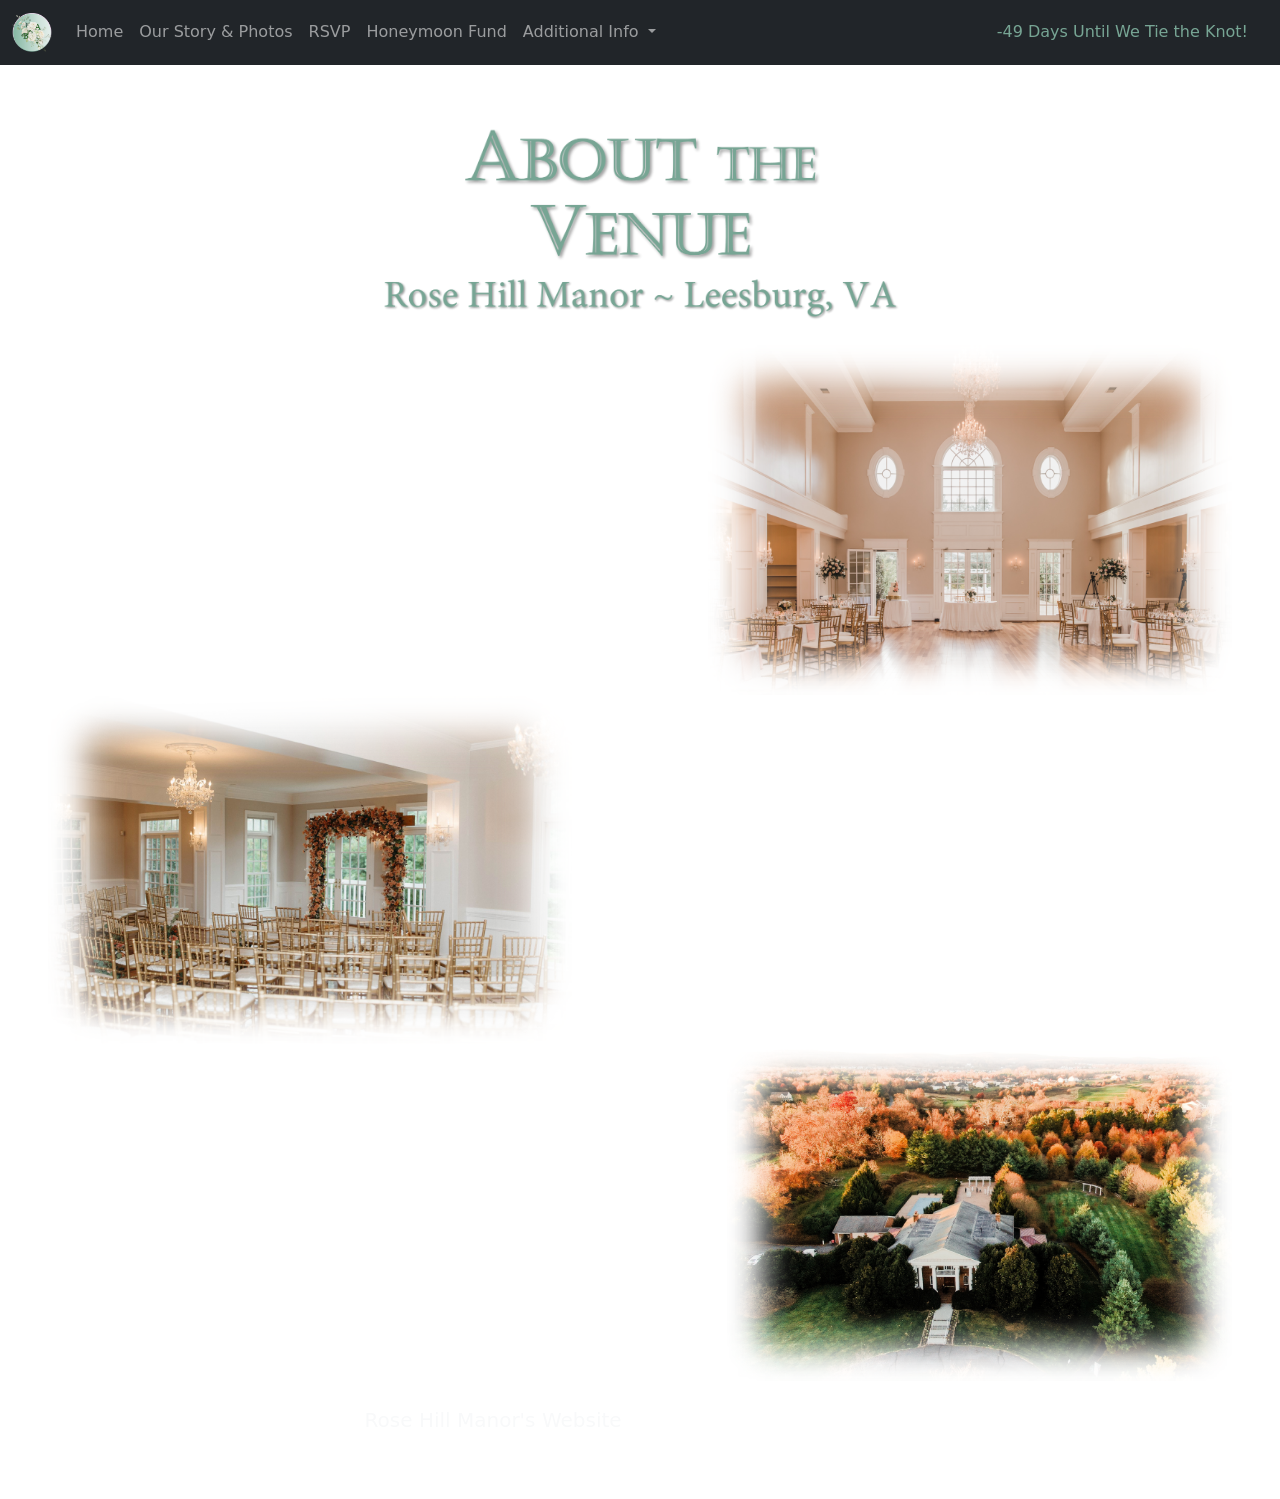
<file: about_the_venue.html>
<html lang="en">

<head>
    <meta name="viewport" content="width=device-width, initial-scale=1 charset=UTF-8">
    <link href="https://cdn.jsdelivr.net/npm/bootstrap@5.3.0-alpha3/dist/css/bootstrap.min.css" rel="stylesheet"
        integrity="sha384-KK94CHFLLe+nY2dmCWGMq91rCGa5gtU4mk92HdvYe+M/SXH301p5ILy+dN9+nJOZ" crossorigin="anonymous">
    <script src="https://cdnjs.cloudflare.com/ajax/libs/jquery/3.3.1/jquery.min.js"></script>
    <script src="https://cdn.jsdelivr.net/npm/bootstrap@5.3.0/dist/js/bootstrap.bundle.min.js"></script>

    <title>Ashley & Bryan's Wedding</title>
    <link rel="icon" href="images/icons_logos/roses1.png">
    <link rel="stylesheet" href="title_format.css">
</head>

<body class="ring">
    <header class="masthead mb-auto" data-bs-theme="dark">
        <nav class="navbar fixed-top navbar-expand-md navbar-dark bg-dark">
            <div class="container-fluid">
                <a class="navbar-brand" href="index.html"> <img src="images/icons_logos/AB2.png"
                        style="height: auto; width: 40px;"></a>

                <button class="navbar-toggler me-auto" type="button" data-bs-toggle="collapse"
                    data-bs-target="#navbarCollapse" aria-controls="navbarCollapse" aria-expanded="true"
                    aria-label="Toggle navigation">
                    <span class="navbar-toggler-icon"></span>
                </button>

                <div class="navbar-collapse collapse" id="navbarCollapse">
                    <ul class="navbar-nav me-auto mb-2 mb-md-0">
                        <li class="nav-item">
                            <a class="nav-link" href="index.html ">Home </a>
                        </li>
                        </li>
                        <li class="nav-item">
                            <a class="nav-link" href="our_story_photos.html">Our Story & Photos </a>
                        </li>
                        <li class="nav-item">
                            <a class="nav-link" href="rsvp.html">RSVP </a>
                        </li>
                        <li class="nav-item">
                            <a class="nav-link" href="donate.html">Honeymoon Fund </a>
                        </li>
                        <div class="nav-item dropdown">
                            <a class="nav-link dropdown-toggle" href="#" id="navbarDropdownMenuLink"
                                data-bs-toggle="dropdown" aria-haspopup="true" aria-expanded="false">
                                Additional Info
                            </a>
                            <div class="dropdown-menu" aria-labelledby="navbarDropdownMenuLink">
                                <a class="dropdown-item" href="timeline_of_events.html">Timeline of Events</a>
                                <a class="dropdown-item active" href="about_the_venue.html">About the Venue </a>
                                <a class="dropdown-item" href="dress_code.html">Dress Code </a>
                                <a class="dropdown-item" href="qna.html">Q & A </a>
                    </ul>
                </div>
                <div style="color: rgb(119, 165, 148); padding-right: 20px;">
                    <script src="countdown.js"></script> <span id="demo"></span> <span>Until We Tie the Knot! </span>
                </div>
            </div>
            </div>
        </nav>
    </header>

        <br><br>
        <div class="d-flex p-5" style="flex-direction: column;">
            <img class="png-min" src="images/titles/about_the_venue.png"
                style="align-self: center; width: 100%; height: auto;" id="about_the_venue">

                
                <div class="d-flex hid card2 align-items-center" id="sec1">
                    <div style=" z-index: 1;">
                        <h1 class="display-6" style="color: white;">Step into the timeless elegance<br></h1>
                        <p class="lead" style="color:white">of a Jeffersonian-inspired manor set against a stunning backdrop 
                            just outside Washington, DC. With its stately architecture, sparkling crystal chandeliers, and 
                            beautifully designed ballrooms, the estate creates an unforgettable setting for weddings, 
                            refined gatherings, and special occasions.</p>
                    </div>
                    <div><img src="images/icons_logos/rhm_1.png" style="width:90%; float:inline-end;" id="sec1pic">
                    </div>
                </div>

                <div class="d-flex align-items-center" id="sec2">
                    <div><img src="images/icons_logos/rhm_3.png" style="width:100%; " id="sec2pic"></div>
                    <div style="z-index: 1; text-align: center;">
                        <h1 class="display-6" style="color: white;">Sunlit interiors, grand French doors<br></h1>
                        <p class="lead" style="color:white">and intricately carved
                            fireplaces lend a romantic charm to every celebration, while both indoor and outdoor ceremony spaces
                            offer flexibility for your perfect day. Spanning 22 private acres, the estate features sweeping
                            views, spacious event areas, ample on-site parking, and a distinguished façade that brings a sense
                            of classic grandeur to any event.</p>
                    </div>
                </div>

                <div class="d-flex align-items-center" id="sec3">
                    <div style=" z-index: 1;">
                        <h1 class="display-6" style="color: white;">Nestled in the scenic hills<br></h1>
                        <p class="lead" style="color:white;">of Northern Virginia’s wine country, Rose Hill Manor's rolling landscapes 
                            and picturesque views, paired with versatile indoor and outdoor spaces, allows hosts to bring their unique vision to 
                            life. Whether planning an intimate gathering or a grand celebration, Rose Hill Manor continues to be a sought-after 
                            location where meaningful moments and lasting memories are made.</p>
                    </div>
                    <div><img src="images/icons_logos/rhm_2.png" style="width:100%; float:inline-end; " id="sec3pic"></div>
                </div><br>

                <p class="lead" style="text-align: center; color:white">
                    Visit <a class="link-light text-decoration-none" href="https://www.rosehillmanor.com/"
                        style="color: rgb(119, 165, 148);">
                        Rose Hill Manor's Website</a> for more details about the venue.
            </div>
            
</body>
<script src="countdown.js"></script>

</html>
</file>
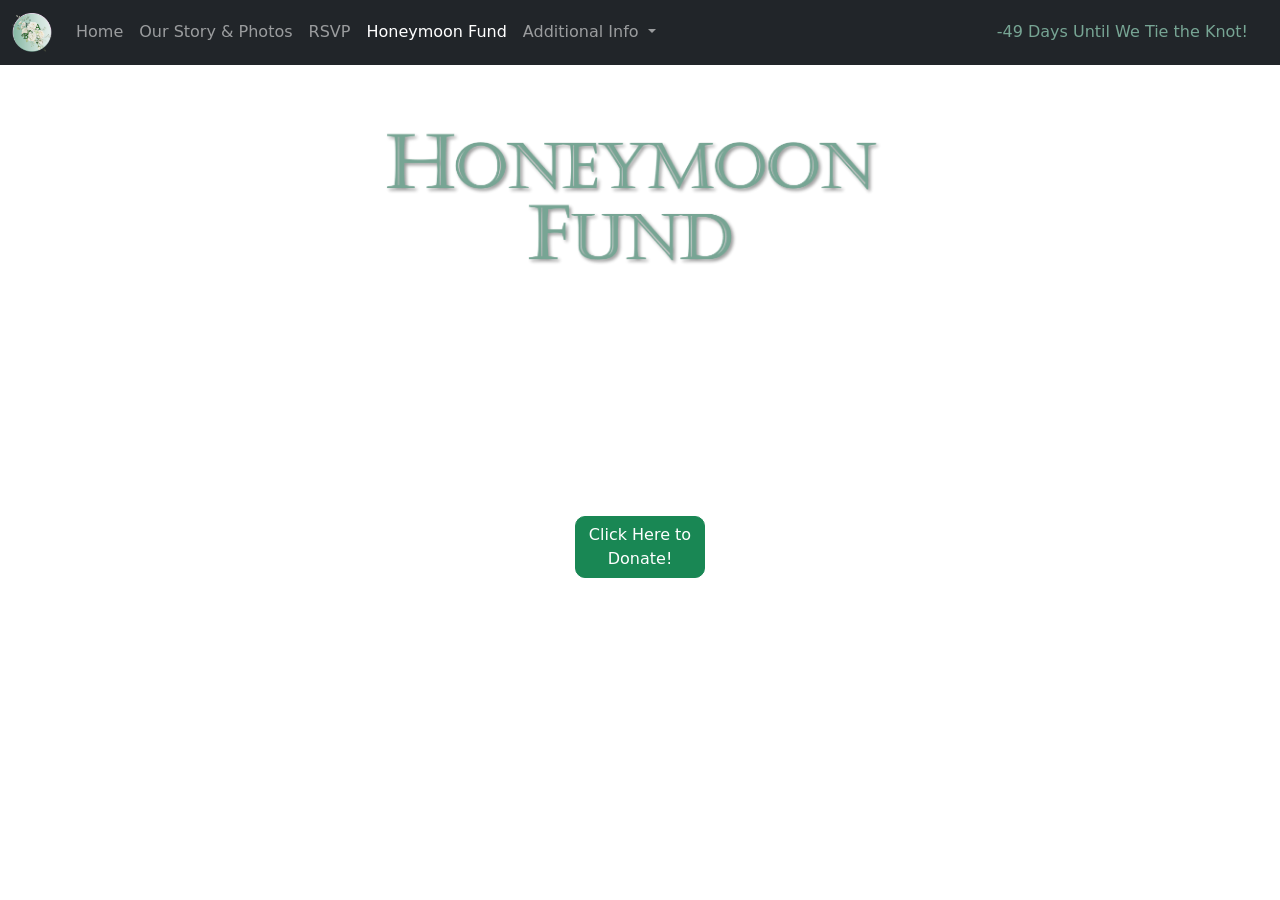
<file: donate.html>
<html lang="en">

<head>
    <meta name="viewport" content="width=device-width, initial-scale=1 charset=UTF-8">
    <link href="https://cdn.jsdelivr.net/npm/bootstrap@5.3.0-alpha3/dist/css/bootstrap.min.css" rel="stylesheet"
        integrity="sha384-KK94CHFLLe+nY2dmCWGMq91rCGa5gtU4mk92HdvYe+M/SXH301p5ILy+dN9+nJOZ" crossorigin="anonymous">
    <script src="https://cdnjs.cloudflare.com/ajax/libs/jquery/3.3.1/jquery.min.js"></script>
    <script src="https://cdn.jsdelivr.net/npm/bootstrap@5.3.0/dist/js/bootstrap.bundle.min.js"></script>


    <title>Ashley & Bryan's Wedding</title>
    <link rel="icon" href="images/icons_logos/roses1.png">
    <link rel="stylesheet" href="title_format.css">
</head>

<body class="ring">
    <header class="masthead mb-auto" data-bs-theme="dark">
        <nav class="navbar fixed-top navbar-expand-md navbar-dark bg-dark">
            <div class="container-fluid">
                <a class="navbar-brand" href="donate.html">
                    <img src="images/icons_logos/AB2.png" style="height: auto; width: 40px;"></a>
                <button class="navbar-toggler me-auto" type="button" data-bs-toggle="collapse" data-bs-target="#navbarCollapse"
                    aria-controls="navbarCollapse" aria-expanded="true" aria-label="Toggle navigation">
                    <span class="navbar-toggler-icon"></span>
                </button>

                <div class="navbar-collapse collapse" id="navbarCollapse">
                    <ul class="navbar-nav me-auto mb-2 mb-md-0">
                        <li class="nav-item">
                            <a class="nav-link" href="index.html">Home </a>
                        </li>
                        </li>
                        <li class="nav-item">
                            <a class="nav-link" href="our_story_photos.html">Our Story & Photos </a>
                        </li>
                        <li class="nav-item">
                            <a class="nav-link" href="rsvp.html">RSVP </a>
                        </li>
                        <li class="nav-item">
                            <a class="nav-link active" href="donate.html">Honeymoon Fund </a>
                        </li>
                        <div class="nav-item dropdown">
                            <a class="nav-link dropdown-toggle" href="#" id="navbarDropdownMenuLink"
                                data-bs-toggle="dropdown" aria-haspopup="true" aria-expanded="false">
                                Additional Info
                            </a>
                            <div class="dropdown-menu" aria-labelledby="navbarDropdownMenuLink">
                                <a class="dropdown-item" href="timeline_of_events.html">Timeline of Events</a>
                                <a class="dropdown-item" href="about_the_venue.html">About the Venue </a>
                                <a class="dropdown-item" href="dress_code.html">Dress Code </a>
                                <a class="dropdown-item" href="qna.html">Q & A </a>
                    </ul>
                </div>
                <div style="color: rgb(119, 165, 148); padding-right: 20px;">
                    <script src="countdown.js"></script> <span id="demo"></span> <span>Until We Tie the Knot! </span>
                </div>
            </div>
            </div>
        </nav>
    </header>
    <div>
        <br><br>
        <div class="d-flex p-5" style="flex-direction: column; text-align: center">
            <img class="png-min" src="images/titles/donate.png"
                style="align-self: center; width: 100%; height: auto;" id="honeymoonfund">
            <h1 class="display-6" style="color: white"><i>Please consider donating to our Honeymoon Fund!</i></h1>
            <p class="lead" style="color: white">Contributions are completely optional, and we truly appreciate any amount. 
                Thank you for your love, support, and generosity!<br>We look forward to seeing you on the big day!</p>
            <br>
            <a class="btn btn-success" type="button" href="https://buymeacoffee.com/gantt1026"
                style="color: rgb(255, 255, 255); align-self: center; border-radius: 10px; width: 130px;">Click Here to Donate!</a>
            <br>
        </div>
    </div>
</body>
<script src="countdown.js"></script>

</html>
</file>
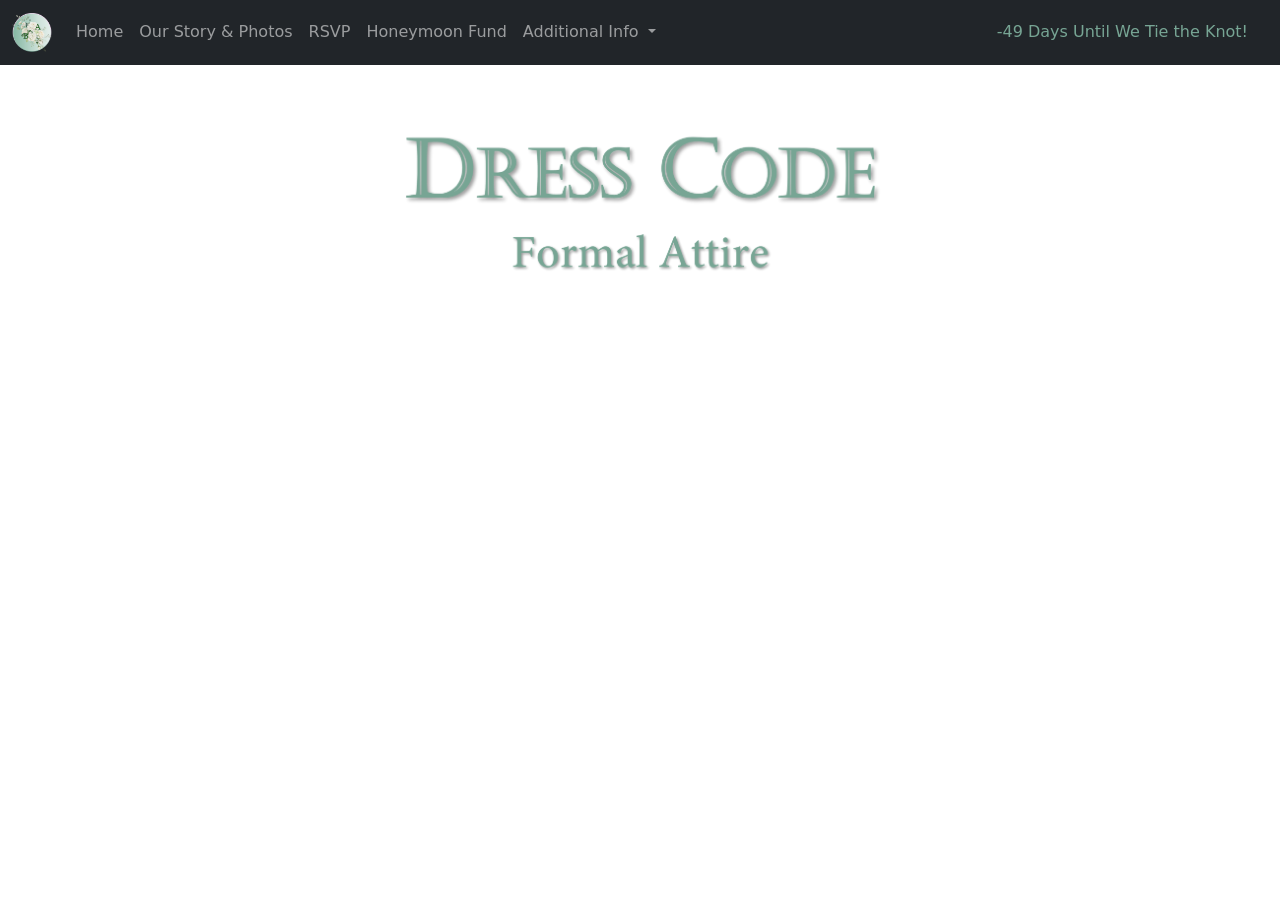
<file: dress_code.html>
<html lang="en">

<head>
    <meta name="viewport" content="width=device-width, initial-scale=1 charset=UTF-8">
    <link href="https://cdn.jsdelivr.net/npm/bootstrap@5.3.0-alpha3/dist/css/bootstrap.min.css" rel="stylesheet"
        integrity="sha384-KK94CHFLLe+nY2dmCWGMq91rCGa5gtU4mk92HdvYe+M/SXH301p5ILy+dN9+nJOZ" crossorigin="anonymous">
    <script src="https://cdnjs.cloudflare.com/ajax/libs/jquery/3.3.1/jquery.min.js"></script>
    <script src="https://cdn.jsdelivr.net/npm/bootstrap@5.3.0/dist/js/bootstrap.bundle.min.js"></script>

    <title>Ashley & Bryan's Wedding</title>
    <link rel="icon" href="images/icons_logos/roses1.png">
    <link rel="stylesheet" href="title_format.css">
</head>

<body class="ring">
    <header class="masthead mb-auto" data-bs-theme="dark">
        <nav class="navbar fixed-top navbar-expand-md navbar-dark bg-dark">
            <div class="container-fluid">
                <a class="navbar-brand" href="index.html"> <img src="images/icons_logos/AB2.png"
                        style="height: auto; width: 40px;"></a>

                <button class="navbar-toggler me-auto" type="button" data-bs-toggle="collapse" data-bs-target="#navbarCollapse"
                    aria-controls="navbarCollapse" aria-expanded="true" aria-label="Toggle navigation">
                    <span class="navbar-toggler-icon"></span>
                </button>

                <div class="navbar-collapse collapse" id="navbarCollapse">
                    <ul class="navbar-nav me-auto mb-2 mb-md-0">
                        <li class="nav-item">
                            <a class="nav-link" href="index.html ">Home </a>
                        </li>
                        </li>
                        <li class="nav-item">
                            <a class="nav-link" href="our_story_photos.html">Our Story & Photos </a>
                        </li>
                        <li class="nav-item">
                            <a class="nav-link" href="rsvp.html">RSVP </a>
                        </li>
                        <li class="nav-item">
                            <a class="nav-link" href="donate.html">Honeymoon Fund </a>
                        </li>
                        <div class="nav-item dropdown">
                            <a class="nav-link dropdown-toggle" href="#" id="navbarDropdownMenuLink"
                                data-bs-toggle="dropdown" aria-haspopup="true" aria-expanded="false">
                                Additional Info
                            </a>
                            <div class="dropdown-menu" aria-labelledby="navbarDropdownMenuLink">
                                <a class="dropdown-item" href="timeline_of_events.html">Timeline of Events</a>
                                <a class="dropdown-item" href="about_the_venue.html">About the Venue </a>
                                <a class="dropdown-item active" href="dress_code.html">Dress Code </a>
                                <a class="dropdown-item" href="qna.html">Q & A </a>
                    </ul>
                </div>
                <div style="color: rgb(119, 165, 148); padding-right: 20px;">
                    <script src="countdown.js"></script> <span id="demo"></span> <span>Until We Tie the Knot! </span>
                </div>
            </div>
            </div>
        </nav>
    </header>

    <div>
        <br><br>
        <div class="d-flex p-5" style="flex-direction: column;">
            <img class="png-min" src="images/titles/dresscode.png"
                style="align-self: center; width: 100%; height: auto;" id="dresscode">

            <h1 class="display-6" style="text-align: center; color: white;"></h1>
            <div style=" z-index: 1;">
                <h1 class="display-6" style="text-align: center; color: white;"></h1>
                <p class="lead" style="text-align: center; color:white">We kindly invite our guests to join us in formal
                    attire
                    as we celebrate in the Virginia countryside this fall. Think elegant and elevated - floor length
                    gowns or
                    sophisticated cocktail dresses for women, and suits for men.<br>~<br>With the crisp
                    autumn air and
                    setting in mind, rich seasonal colors, textured fabrics, and layered pieces are warmly
                    encouraged.<br>~<br>Please
                    also consider appropriate footwear for grass and outdoor pathways to stay comfortable while enjoying
                    the beautiful
                    countryside surroundings.</p>
            </div>
        </div>
</body>
<script src="countdown.js"></script>

</html>
</file>
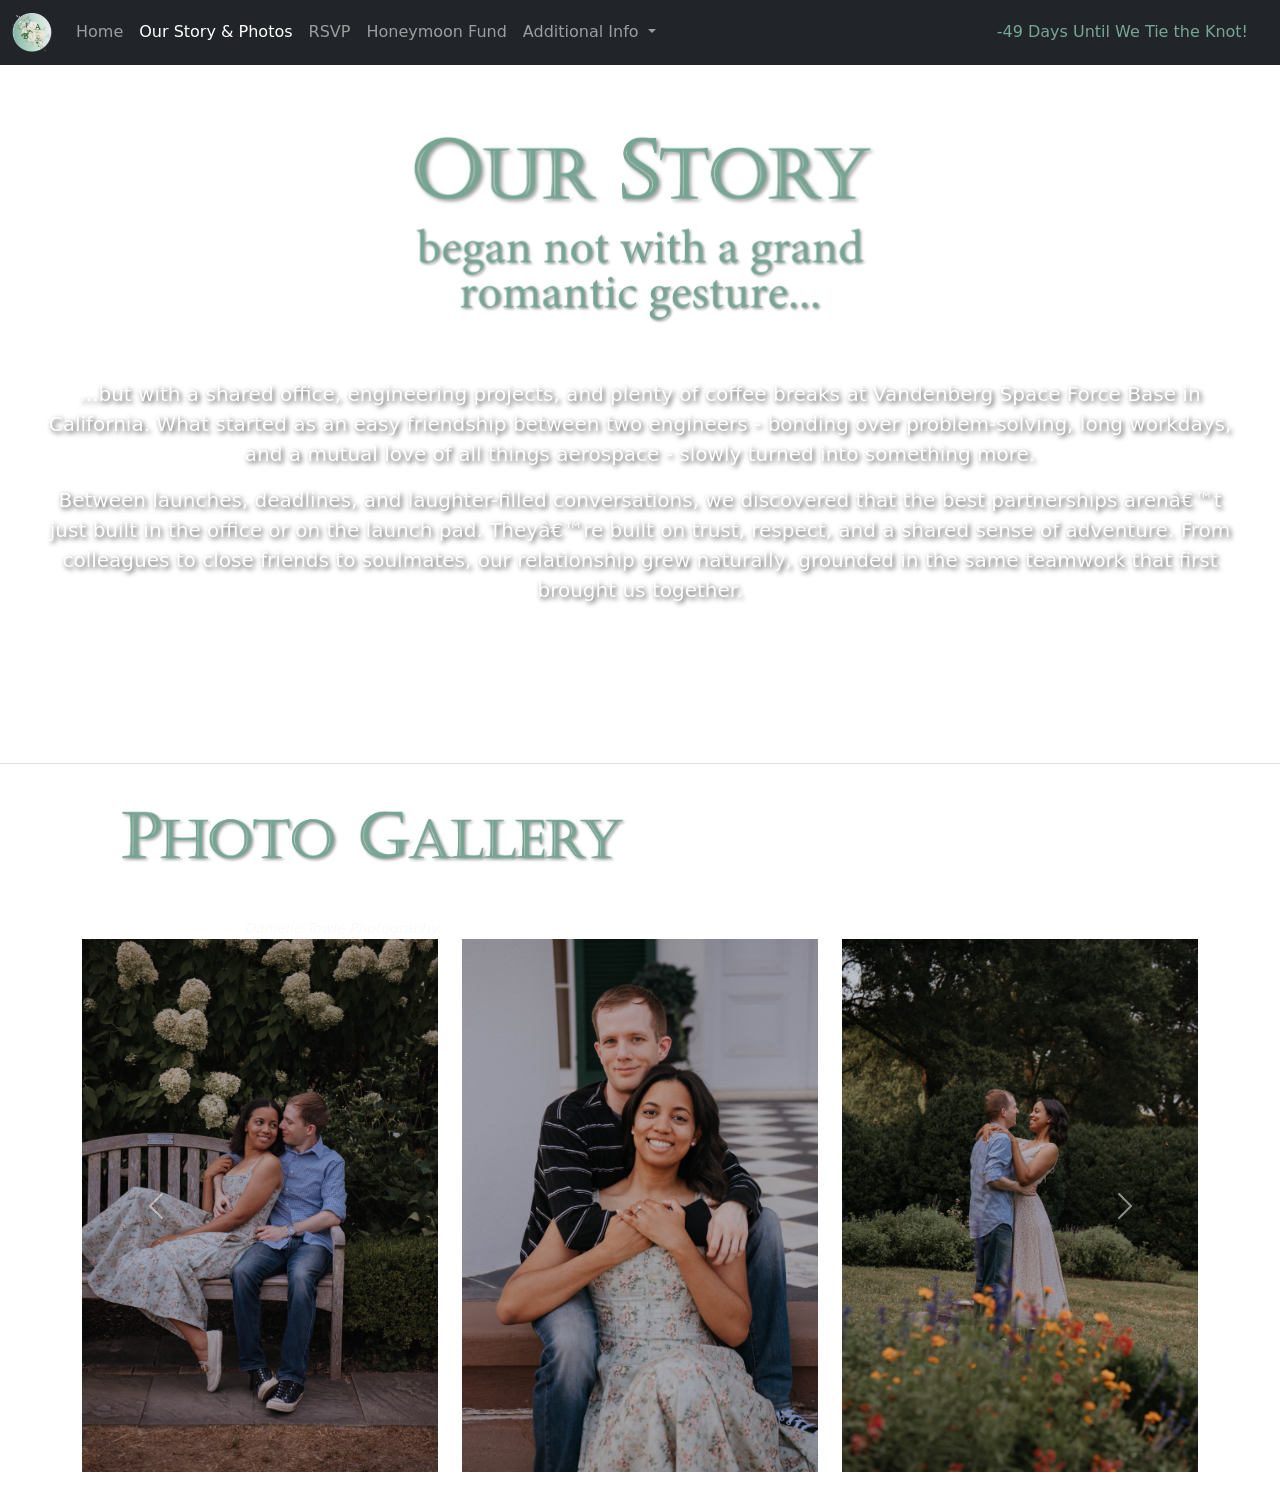
<file: our_story_photos.html>
<html lang="en">

<head>
    <meta name="viewport" content="width=device-width, initial-scale=1 charset=UTF-8">
    <link href="https://cdn.jsdelivr.net/npm/bootstrap@5.3.0-alpha3/dist/css/bootstrap.min.css" rel="stylesheet"
        integrity="sha384-KK94CHFLLe+nY2dmCWGMq91rCGa5gtU4mk92HdvYe+M/SXH301p5ILy+dN9+nJOZ" crossorigin="anonymous">
    <script src="https://cdnjs.cloudflare.com/ajax/libs/jquery/3.3.1/jquery.min.js"></script>
    <script src="https://cdn.jsdelivr.net/npm/bootstrap@5.3.0/dist/js/bootstrap.bundle.min.js"></script>

    <title>Ashley & Bryan's Wedding</title>
    <link rel="icon" href="images/icons_logos/roses1.png">
    <link rel="stylesheet" href="title_format.css">
    <link rel="stylesheet" type="text/css" href="carousel.css">
</head>

<body class="couple">
    <header class="masthead mb-auto" data-bs-theme="dark">
        <nav class="navbar fixed-top navbar-expand-md navbar-dark bg-dark">
            <div class="container-fluid">
                <a class="navbar-brand" href="index.html"> <img src="images/icons_logos/AB2.png"
                        style="height: auto; width: 40px;"></a>

                <button class="navbar-toggler me-auto" type="button" data-bs-toggle="collapse" data-bs-target="#navbarCollapse"
                    aria-controls="navbarCollapse" aria-expanded="true" aria-label="Toggle navigation">
                    <span class="navbar-toggler-icon"></span>
                </button>

                <div class="navbar-collapse collapse" id="navbarCollapse">
                    <ul class="navbar-nav me-auto mb-2 mb-md-0">
                        <li class="nav-item">
                            <a class="nav-link" href="index.html ">Home </a>
                        </li>
                        <li class="nav-item">
                            <a class="nav-link active" href="our_story_photos.html">Our Story & Photos </a>
                        </li>
                        <li class="nav-item">
                            <a class="nav-link" href="rsvp.html">RSVP </a>
                        </li>
                        <li class="nav-item">
                            <a class="nav-link" href="donate.html">Honeymoon Fund </a>
                        </li>
                        <div class="nav-item dropdown">
                            <a class="nav-link dropdown-toggle" href="#" id="navbarDropdownMenuLink"
                                data-bs-toggle="dropdown" aria-haspopup="true" aria-expanded="false">
                                Additional Info
                            </a>
                            <div class="dropdown-menu" aria-labelledby="navbarDropdownMenuLink">
                                <a class="dropdown-item" href="timeline_of_events.html">Timeline of Events</a>
                                <a class="dropdown-item" href="about_the_venue.html">About the Venue </a>
                                <a class="dropdown-item" href="dress_code.html">Dress Code </a>
                                <a class="dropdown-item" href="qna.html">Q & A </a>
                    </ul>
                </div>
                <div style="color: rgb(119, 165, 148); padding-right: 20px;">
                    <script src="countdown.js"></script> <span id="demo"></span> <span>Until We Tie the Knot! </span>
                </div>
            </div>
            </div>
        </nav>
    </header>
    <div>
        <br><br>
        <div class="d-flex p-5" style="flex-direction: column; text-align: center">
            <img class="png-min" src="images/titles/our_story.png" id="ourstory"
                style="width: 100%; height: auto; align-self: center;">
            <div class="d-flex hid card2 align-items-left" id="sec1">
                <br>
                <div style=" z-index: 1;">
                    <br>
                    <p class="lead" style="text-shadow: 2px 2px 5px rgb(65, 65, 65); color:white">...but with a shared office,
                        engineering projects, and plenty of coffee breaks at Vandenberg Space Force Base in California.
                        What started as an easy friendship
                        between two engineers - bonding over problem-solving, long workdays, and a mutual love of all
                        things aerospace - slowly turned into
                        something more.</p>
                </div><br>
            </div>
            <div class="tag section2 d-flex align-items-center" id="sec2">

                <div style="z-index: 1">
                    <p class="lead" style=" text-shadow: 2px 2px 5px rgb(65, 65, 65); color:white">Between launches, deadlines, and laughter-filled conversations,
                        we discovered that the best
                        partnerships aren’t just built in the office or on the launch pad. They’re built on trust,
                        respect, and a shared sense of
                        adventure. From colleagues to close friends to soulmates, our relationship grew naturally,
                        grounded in the same teamwork that
                        first brought us together.</p>
                </div>
            </div>
            <br>
            <div style="z-index: 1; text-align: center;">
                <p class="lead" style="color:rgb(255, 255, 255)"><i>Now, we're launching our greatest adventure yet
                        together!</i> 🚀</p>
            </div>
        </div>
        <br>
        <footer class="border-bottom" style="margin-top: auto"> </footer>
        <footer class="container py-3">
            <div class="row">
                <img class="png-min" src="images/titles/photo_gallery.png" style="width: 100%; height: auto;">
                <div style="color:white"><small><i>Professional photos by <a class="link-light text-decoration-none"
                                href="http://danielletowlephotography.com/" style="color: rgb(119, 165, 148);">Danielle
                                Towle Photography.</a></i></small>
                </div>

                <div id="multiCarousel" class="carousel slide" data-bs-ride="carousel">
                    <div class="carousel-inner" id="carousel-inner"></div>

                    <button class="carousel-control-prev" type="button" data-bs-target="#multiCarousel"
                        data-bs-slide="prev">
                        <span class="carousel-control-prev-icon"></span>
                    </button>

                    <button class="carousel-control-next" type="button" data-bs-target="#multiCarousel"
                        data-bs-slide="next">
                        <span class="carousel-control-next-icon"></span>
                    </button>
                </div>
            </div>
        </footer>
    </div>
</body>
<script src="countdown.js"></script>
<script src="mobile_carousel.js"></script>

</html>
</file>
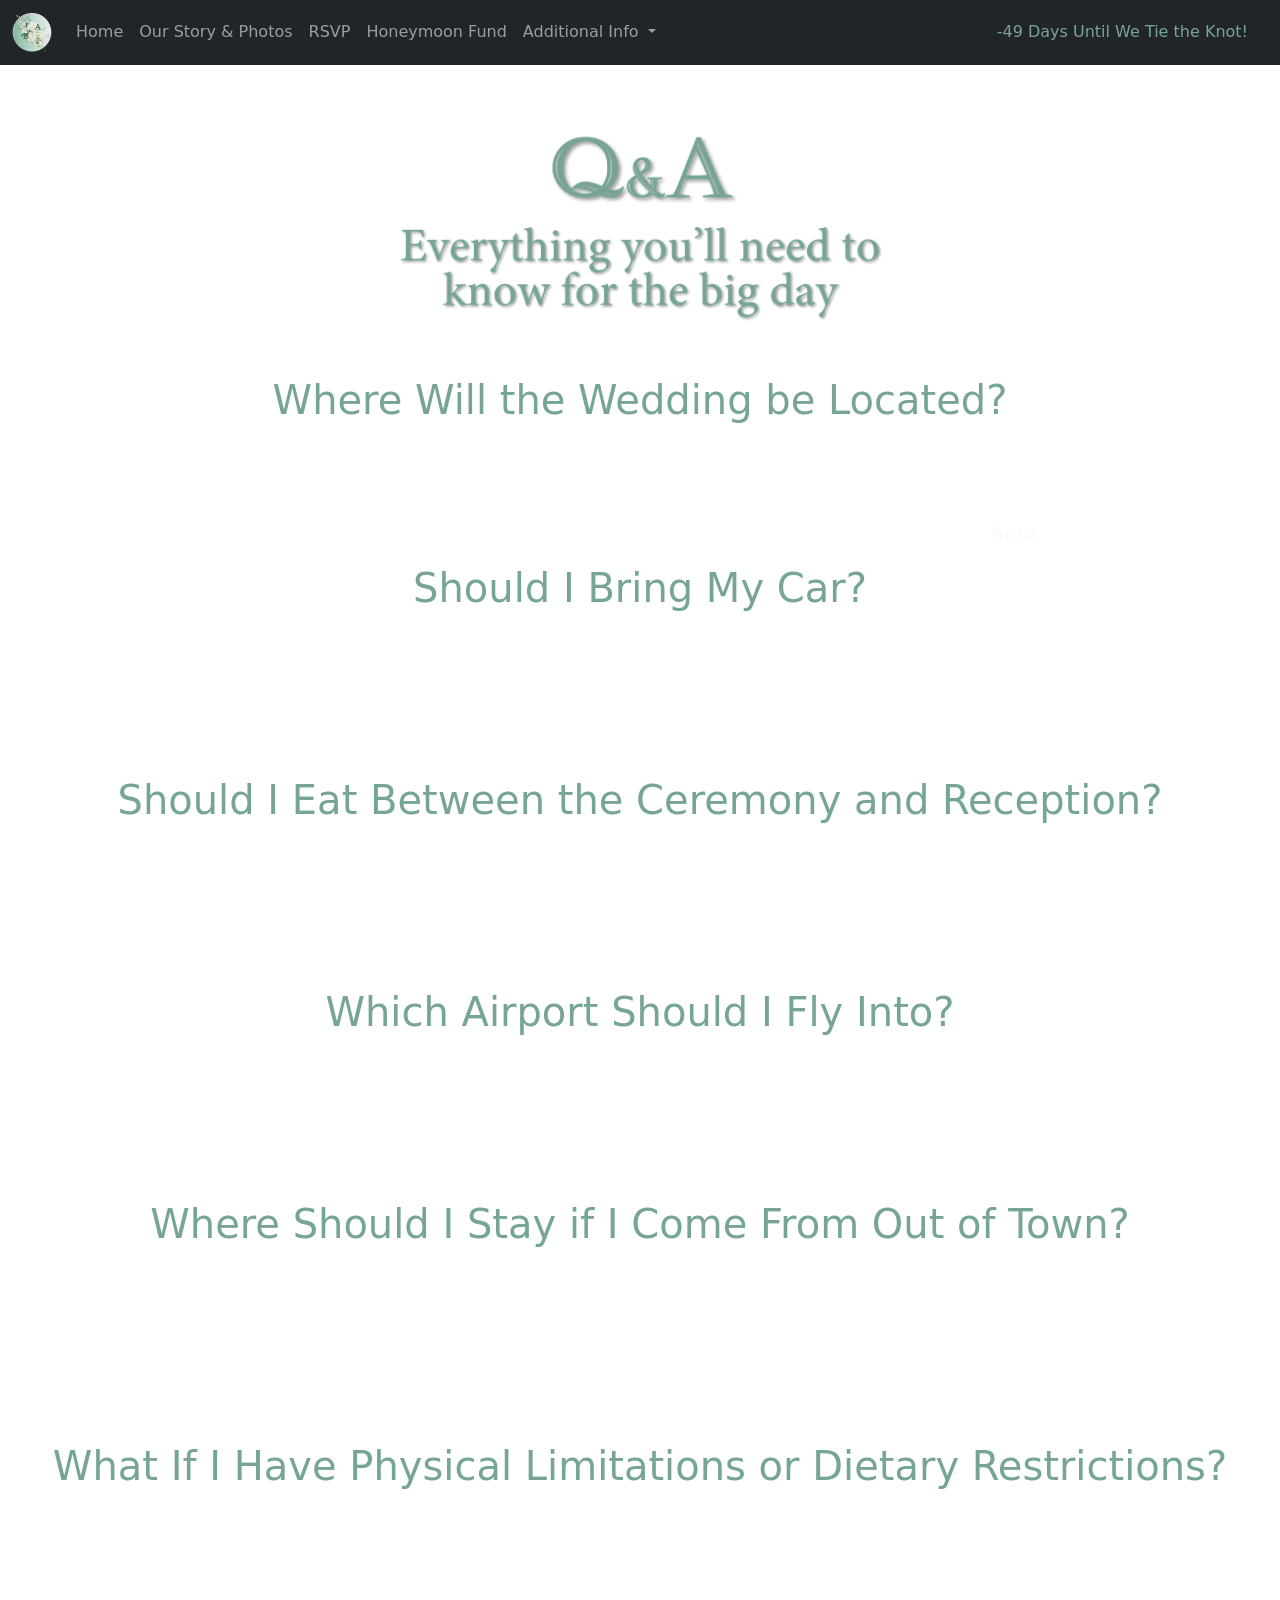
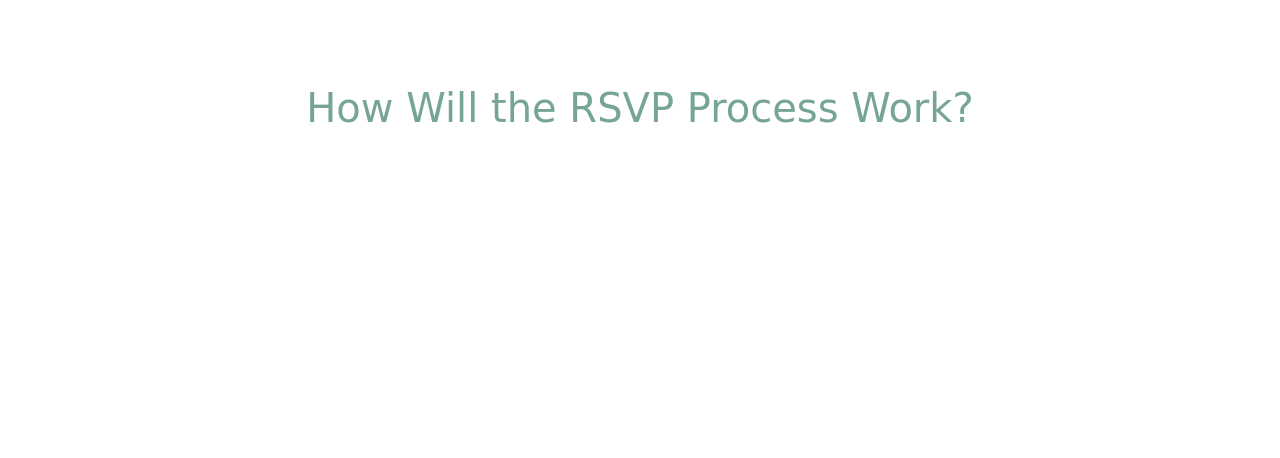
<file: qna.html>
<html lang="en">

<head>
    <meta name="viewport" content="width=device-width, initial-scale=1 charset=UTF-8">
    <link href="https://cdn.jsdelivr.net/npm/bootstrap@5.3.0-alpha3/dist/css/bootstrap.min.css" rel="stylesheet"
        integrity="sha384-KK94CHFLLe+nY2dmCWGMq91rCGa5gtU4mk92HdvYe+M/SXH301p5ILy+dN9+nJOZ" crossorigin="anonymous">
    <script src="https://cdnjs.cloudflare.com/ajax/libs/jquery/3.3.1/jquery.min.js"></script>
    <script src="https://cdn.jsdelivr.net/npm/bootstrap@5.3.0/dist/js/bootstrap.bundle.min.js"></script>

    <title>Ashley & Bryan's Wedding</title>
    <link rel="icon" href="images/icons_logos/roses1.png">
    <link rel="stylesheet" href="title_format.css">
</head>

<body class="ring">
    <header class="masthead mb-auto" data-bs-theme="dark">
        <nav class="navbar fixed-top navbar-expand-md navbar-dark bg-dark">
            <div class="container-fluid">
                <a class="navbar-brand" href="index.html"> <img src="images/icons_logos/AB2.png"
                        style="height: auto; width: 40px;"></a>

                <button class="navbar-toggler me-auto" type="button" data-bs-toggle="collapse"
                    data-bs-target="#navbarCollapse" aria-controls="navbarCollapse" aria-expanded="true"
                    aria-label="Toggle navigation">
                    <span class="navbar-toggler-icon"></span>
                </button>

                <div class="navbar-collapse collapse" id="navbarCollapse">
                    <ul class="navbar-nav me-auto mb-2 mb-md-0">
                        <li class="nav-item">
                            <a class="nav-link" href="index.html ">Home </a>
                        </li>
                        </li>
                        <li class="nav-item">
                            <a class="nav-link" href="our_story_photos.html">Our Story & Photos </a>
                        </li>
                        <li class="nav-item">
                            <a class="nav-link" href="rsvp.html">RSVP </a>
                        </li>
                        <li class="nav-item">
                            <a class="nav-link" href="donate.html">Honeymoon Fund </a>
                        </li>
                        <div class="nav-item dropdown">
                            <a class="nav-link dropdown-toggle" href="#" id="navbarDropdownMenuLink"
                                data-bs-toggle="dropdown" aria-haspopup="true" aria-expanded="false">
                                Additional Info
                            </a>
                            <div class="dropdown-menu" aria-labelledby="navbarDropdownMenuLink">
                                <a class="dropdown-item" href="timeline_of_events.html">Timeline of Events</a>
                                <a class="dropdown-item" href="about_the_venue.html">About the Venue </a>
                                <a class="dropdown-item" href="dress_code.html">Dress Code </a>
                                <a class="dropdown-item active" href="qna.html">Q & A </a>
                    </ul>
                </div>
                <div style="color: rgb(119, 165, 148); padding-right: 20px;">
                    <script src="countdown.js"></script> <span id="demo"></span> <span>Until We Tie the Knot! </span>
                </div>
            </div>
            </div>
        </nav>
    </header>
    <div>
        <br><br>
        <div class="d-flex p-5" style="align-items: center; text-align: center; flex-direction: column">
            <img class="png-min" src="images/titles/qna.png" style="align-self: center; width: 100%; height: auto;"
                id="qna"><br>
            <div class="d-flex hid card2 align-items-center" id="sec1">
                <div style=" z-index: 1;">
                    <h1 class="display-6" style="color: rgb(119, 165, 148)"><b>Where Will the Wedding be Located?</b>
                    </h1>
                    <h1 class="display-6" style="color:white"><i>The Wedding Will Take Place at Rose Hill Manor.</i>
                    </h1>
                    <p class="lead" style="color:white">All events including the ceremony and reception will be located
                        at Rose Hill Manor
                        42140 Raspberry Plain Lane Leesburg, VA 20176. More information about Rose Hill Manor can be
                        found
                        <a class="link-light text-decoration-none" style="color: rgb(119, 165, 148); "
                            href="about_the_venue.html">here.</a>
                        <br>
                </div>
            </div>
            <div class="tag section2 d-flex" id="sec2">
                <div style="z-index: 1">
                    <h1 class="display-6" style="color: rgb(119, 165, 148)"><b>Should I Bring My Car?</b></h1>
                    <h1 class="display-6" style="color: white;"><i>Venue Parking is Available.</i><br></h1>
                    <p class="lead" style="color:white">The venue has 105 parking spaces available. We recommend using a
                        rideshare service and/or carpooling. Ride-sharing options should be inexpensive and readily
                        available.</p>
                    <br>
                </div>
            </div>
            <div class="tag section3 d-flex" id="sec3">
                <div style="z-index: 1">
                    <h1 class="display-6" style="color: rgb(119, 165, 148)"><b>Should I Eat Between the Ceremony and
                            Reception?</b></h1>
                    <h1 class="display-6" style="color: white;"><i>Food Will Be Available.</i><br></h1>
                    <p class="lead" style="color:white;">We will provide food at the reception cocktail hour and have
                        dinner at reception. However feel free to grab a light bite or drink during the gap. A snack
                        never hurt anyone!</p>
                    <br>
                </div>
            </div>
            <div class="tag section4 d-flex" id="sec4">
                <div style="z-index: 1">
                    <h1 class="display-6" style="color: rgb(119, 165, 148)"><b>Which Airport Should I Fly Into?</b></h1>
                    <h1 class="display-6" style="color: white;"><i>Plan to Fly Into Washington-Dulles (IAD).</i><br>
                    </h1>
                    <p class="lead" style="color:white;">Dulles is the best option and should have flights to just about
                        anywhere at a reasonable price. We recommend booking in advance while rates are still low.</p>
                    <br>
                </div>
            </div>
            <div class="tag section5 d-flex" id="sec5">
                <div style="z-index: 1; text-align: center;">
                    <h1 class="display-6" style="color: rgb(119, 165, 148)"><b>Where Should I Stay if I Come From Out of
                            Town?</b></h1>
                    <h1 class="display-6" style="color: white;"><i>There Are Plenty of Lodging Options.</i><br></h1>
                    <p class="lead" style="color:white;">Leesburg has plenty of hotels and Airbnbs in the local area. We
                        recommend
                        booking the Hotel Burg, Hampton Inn & Suites Leesburg, Holiday Inn Express & Suites Leesburg,
                        Homewood Suites
                        by Hilton Leesburg, or any Airbnb options in the scenic Leesburg area.</p>
                    <br>
                </div>
            </div>
            <div class="tag section6 d-flex" id="sec6">
                <div style="z-index: 1; text-align: center;">
                    <h1 class="display-6" style="color: rgb(119, 165, 148)"><b>What If I Have Physical Limitations or
                            Dietary Restrictions?</b></h1>
                    <h1 class="display-6" style="color: white;"><i>Let Us Know About Any Limitations When You
                            RSVP.</i><br></h1>
                    <p class="lead" style="color:white;">When the RSVP form is open, you will have the opportunity to
                        inform us of any dietary
                        restrictions or physical disabilities and/or limitations. The venue team will be more than
                        willing to accomodate you so you
                        can enjoy the event worry-free.</p>
                    <br>
                </div>
            </div>
                

            <div class="tag section7 d-flex" id="sec7">
                <div style="z-index: 1; text-align: center;">
                    <h1 class="display-6" style="color: rgb(119, 165, 148)"><b>How Will the RSVP Process Work?</b>
                    </h1>
                    <h1 class="display-6" style="color: white;"><i>You will receive your RSVP password in your
                            wedding invitation.</i><br></h1>
                    <p class="lead" style="color:white;">You will receive the RSVP password with your wedding invitation (invitations will be mailed out in July). <br>
                        When the RSVP window opens, you will be able to RSVP using
                        the password received with your invitation.
                        Let us know whether you'll be attending, provide meal selections, and share any additional
                        information requested.
                        If you've misplaced your invitation or are experiencing any issues, please contact us and
                        we'll be happy to assist you.<br>
                    <br>
                </div>
            </div>
        </div>
    </div>
</body>
<script src="countdown.js"></script>

</html>
</file>
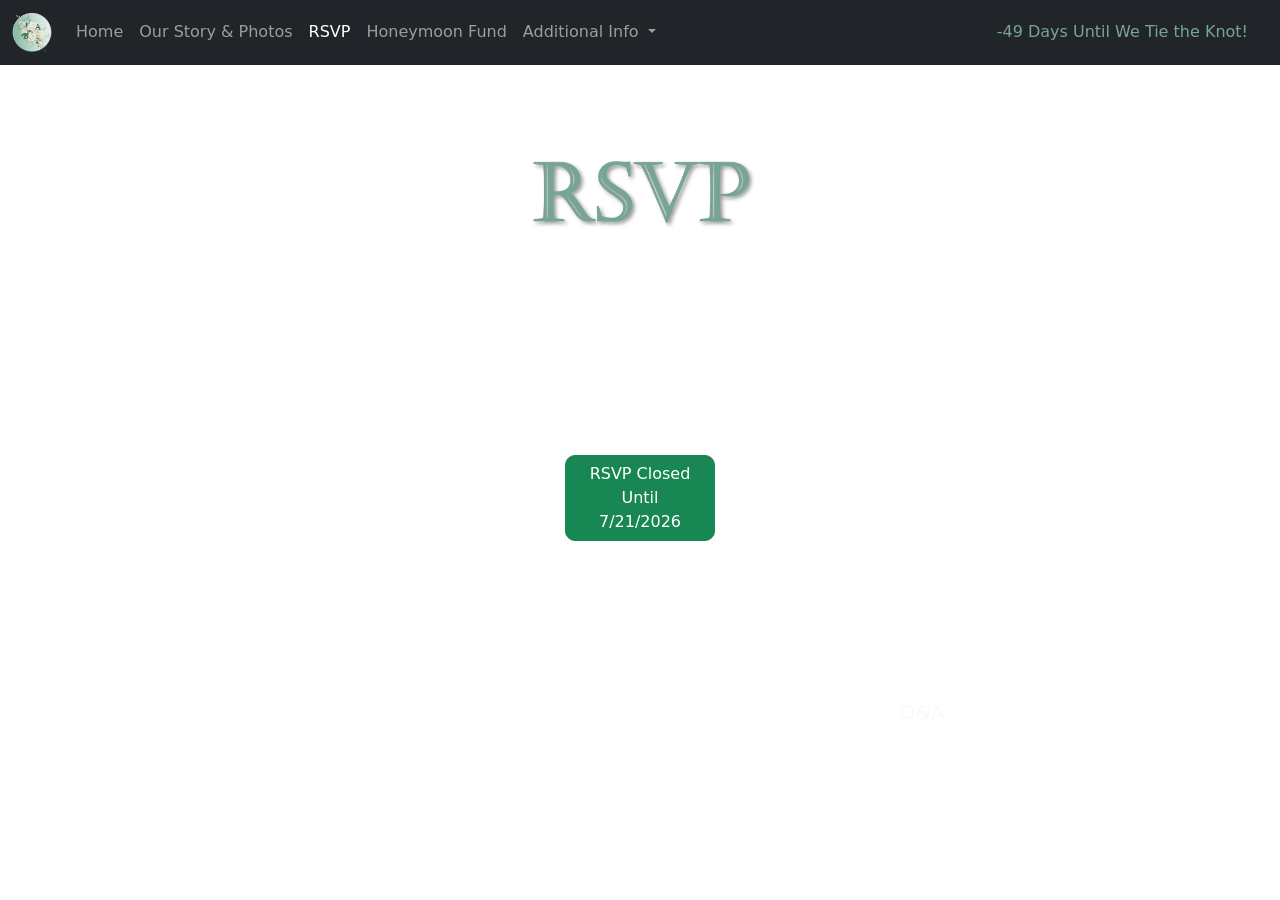
<file: rsvp.html>
<html lang="en">

<head>
    <meta name="viewport" content="width=device-width, initial-scale=1 charset=UTF-8">
    <link href="https://cdn.jsdelivr.net/npm/bootstrap@5.3.0-alpha3/dist/css/bootstrap.min.css" rel="stylesheet"
        integrity="sha384-KK94CHFLLe+nY2dmCWGMq91rCGa5gtU4mk92HdvYe+M/SXH301p5ILy+dN9+nJOZ" crossorigin="anonymous">
    <script src="https://cdnjs.cloudflare.com/ajax/libs/jquery/3.3.1/jquery.min.js"></script>
    <script src="https://cdn.jsdelivr.net/npm/bootstrap@5.3.0/dist/js/bootstrap.bundle.min.js"></script>


    <title>Ashley & Bryan's Wedding</title>
    <link rel="icon" href="images/icons_logos/roses1.png">
    <link rel="stylesheet" href="title_format.css">
</head>

<body class="interior">
    <header class="masthead mb-auto" data-bs-theme="dark">
        <nav class="navbar fixed-top navbar-expand-md navbar-dark bg-dark">
            <div class="container-fluid">
                <a class="navbar-brand" href="index.html">
                    <img src="images/icons_logos/AB2.png" style="height: auto; width: 40px;"></a>
                <button class="navbar-toggler me-auto" type="button" data-bs-toggle="collapse" data-bs-target="#navbarCollapse"
                    aria-controls="navbarCollapse" aria-expanded="true" aria-label="Toggle navigation">
                    <span class="navbar-toggler-icon"></span>
                </button>

                <div class="navbar-collapse collapse" id="navbarCollapse">
                    <ul class="navbar-nav me-auto mb-2 mb-md-0">
                        <li class="nav-item">
                            <a class="nav-link" href="index.html ">Home </a>
                        </li>
                        </li>
                        <li class="nav-item">
                            <a class="nav-link" href="our_story_photos.html">Our Story & Photos </a>
                        </li>
                        <li class="nav-item">
                            <a class="nav-link active" href="rsvp.html">RSVP </a>
                        </li>
                        <li class="nav-item">
                            <a class="nav-link" href="donate.html">Honeymoon Fund </a>
                        </li>
                        <div class="nav-item dropdown">
                            <a class="nav-link dropdown-toggle" href="#" id="navbarDropdownMenuLink"
                                data-bs-toggle="dropdown" aria-haspopup="true" aria-expanded="false">
                                Additional Info
                            </a>
                            <div class="dropdown-menu" aria-labelledby="navbarDropdownMenuLink">
                                <a class="dropdown-item" href="timeline_of_events.html">Timeline of Events</a>
                                <a class="dropdown-item" href="about_the_venue.html">About the Venue </a>
                                <a class="dropdown-item" href="dress_code.html">Dress Code </a>
                                <a class="dropdown-item" href="qna.html">Q & A </a>
                    </ul>
                </div>
                <div style="color: rgb(119, 165, 148); padding-right: 20px;">
                    <script src="countdown.js"></script> <span id="demo"></span> <span>Until We Tie the Knot! </span>
                </div>
            </div>
        </nav>
    </header>
    <br><br><br>

<!-- Delete when the RSVP window opens -->
        <div class="d-flex p-5" style="flex-direction: column; text-align: center">
            <img class="png-min-rsvp" src="images/titles/rsvp.png"
                style="align-self: center; width: 100%; height: auto;" id="rsvp">
            <h1 class="display-6" style="color: white"><i>RSVP Window Opens in <span id="demo2"></span>!</i></h1>
            <p class="lead" style="color: white">Be sure to return on July 21, 2026 to confirm your attendance details.
                <br>In the meantime, feel free to check out the rest of the site!
            </p>
            <br>
            <button type="button" class="btn btn-success" style="align-self: center; width: 150px; border-radius: 10px"
                id="button_rsvp">RSVP Closed Until 7/21/2026</button> 
        </div>
<!-- Delete when the RSVP window opens -->

<!-- Uncomment when the RSVP window opens -->
<!--
        <div class="d-flex" style="flex-direction: column; text-align: center; align-items: center">
            <img class="png-min-rsvp" src="images/titles/rsvp.png"
                style="width: 100%; height: auto;" id="rsvp">
            <h1 class="display-6" style="color: white"><i>The RSVP Window is Open!</i></h1>
            <p class="lead" style="color: white">Please use the password included in your invitation to confirm your attendance details.</p><br>
            <button type="button" class="btn btn-success" href="/rsvp_active/rsvp_form.html" style="align-self: center; width: 165px; border-radius: 10px"
                id="button_rsvp">Click Here to RSVP!</button> 
        </div>
-->
<!-- Uncomment when the RSVP window opens -->

        <div class="d-flex p-5" style="flex-direction: column; text-align: center; align-items: center">
            <p class="lead" style="color: white">To ensure our event is limited to invited guests only, 
            please do not share the RSVP password with individuals who do not receive an invitation. <br>
            For additional information about how to RSVP, please visit the 
                <a class="link-light text-decoration-none" href="qna.html"
                        style="color: rgb(119, 165, 148);">
                        Q&A</a> page.<br> </p>
        </div>
</body>
<script src="countdown.js"></script>

</html>
</file>
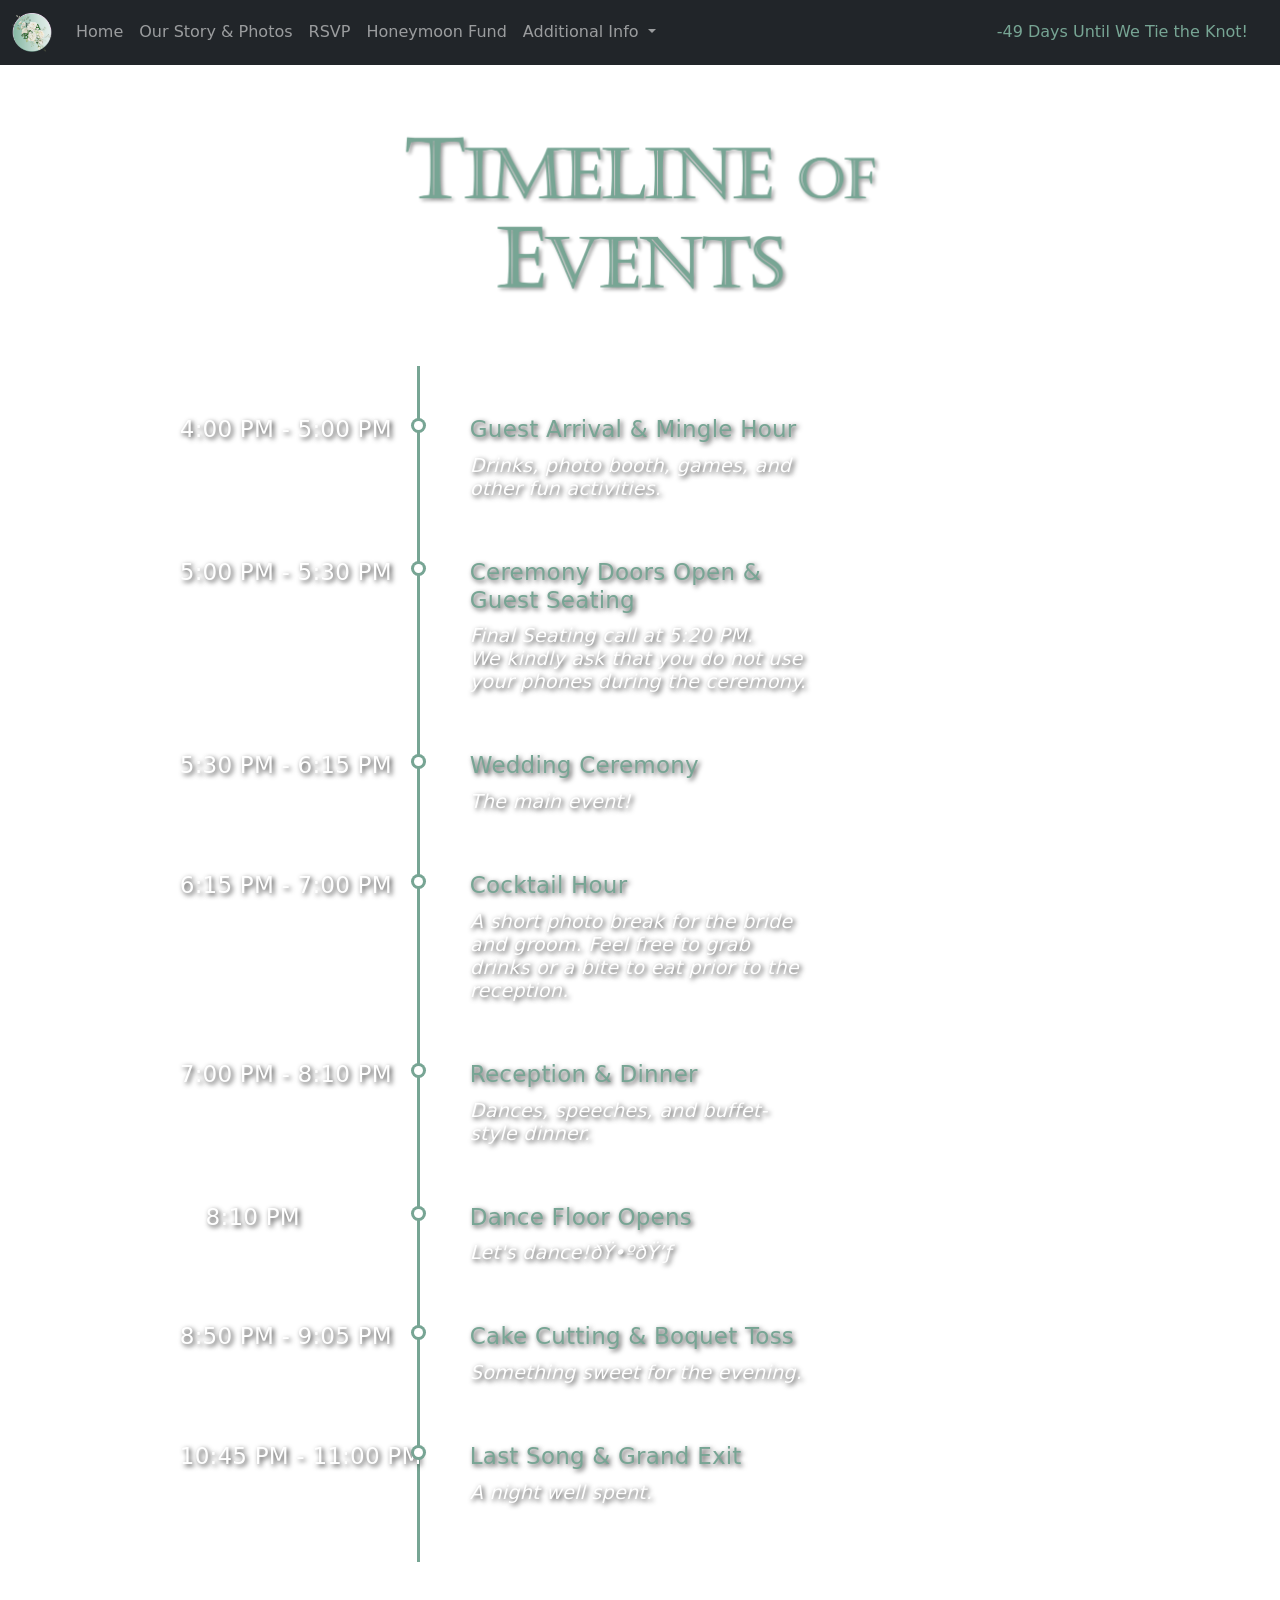
<file: timeline_of_events.html>
<html lang="en">

<head>
    <meta name="viewport" content="width=device-width, initial-scale=1 charset=UTF-8">
    <link href="https://cdn.jsdelivr.net/npm/bootstrap@5.3.0-alpha3/dist/css/bootstrap.min.css" rel="stylesheet"
        integrity="sha384-KK94CHFLLe+nY2dmCWGMq91rCGa5gtU4mk92HdvYe+M/SXH301p5ILy+dN9+nJOZ" crossorigin="anonymous">
    <script src="https://cdnjs.cloudflare.com/ajax/libs/jquery/3.3.1/jquery.min.js"></script>
    <script src="https://cdn.jsdelivr.net/npm/bootstrap@5.3.0/dist/js/bootstrap.bundle.min.js"></script>


    <title>Ashley & Bryan's Wedding</title>
    <link rel="icon" href="images/icons_logos/roses1.png">
    <link rel="stylesheet" href="title_format.css">
    <link rel="stylesheet" href="timeline.css">
</head>

<body class="ring">
    <header class="masthead mb-auto" data-bs-theme="dark">
        <nav class="navbar fixed-top navbar-expand-md navbar-dark bg-dark">
            <div class="container-fluid">
                <a class="navbar-brand" href="index.html"> <img src="images/icons_logos/AB2.png"
                        style="height: auto; width: 40px;"></a>

                <button class="navbar-toggler me-auto" type="button" data-bs-toggle="collapse" data-bs-target="#navbarCollapse"
                    aria-controls="navbarCollapse" aria-expanded="true" aria-label="Toggle navigation">
                    <span class="navbar-toggler-icon"></span>
                </button>

                <div class="navbar-collapse collapse" id="navbarCollapse">
                    <ul class="navbar-nav me-auto mb-2 mb-md-0">
                        <li class="nav-item">
                            <a class="nav-link" href="index.html ">Home </a>
                        </li>
                        </li>
                        <li class="nav-item">
                            <a class="nav-link" href="our_story_photos.html">Our Story & Photos </a>
                        </li>
                        <li class="nav-item">
                            <a class="nav-link" href="rsvp.html">RSVP </a>
                        </li>
                        <li class="nav-item">
                            <a class="nav-link" href="donate.html">Honeymoon Fund </a>
                        </li>
                        <div class="nav-item dropdown">
                            <a class="nav-link dropdown-toggle" href="#" id="navbarDropdownMenuLink"
                                data-bs-toggle="dropdown" aria-haspopup="true" aria-expanded="false">
                                Additional Info
                            </a>
                            <div class="dropdown-menu" aria-labelledby="navbarDropdownMenuLink">
                                <a class="dropdown-item active" href="timeline_of_events.html">Timeline of Events</a>
                                <a class="dropdown-item" href="about_the_venue.html">About the Venue </a>
                                <a class="dropdown-item" href="dress_code.html">Dress Code </a>
                                <a class="dropdown-item" href="qna.html">Q & A </a>
                    </ul>
                </div>
                <div style="color: rgb(119, 165, 148); padding-right: 20px;">
                    <script src="countdown.js"></script> <span id="demo"></span> <span>Until We Tie the Knot! </span>
                </div>
            </div>
            </div>
        </nav>
    </header>
    <div>
        <br><br>
        <div class="d-flex p-5" style="flex-direction: column">
            <img class="png-min" src="images/titles/timeline.png" style="align-self: center; width: 100%; height: auto;"
                id="timeline">
            <div class="container">
                <div class="row">
                    <div class="col-md-12">
                        <div id="content">
                            <ul class="timeline" >
                                <li class="event" data-date="4:00 PM - 5:00 PM">
                                    <h3>Guest Arrival & Mingle Hour</h3>
                                    <h1><i>Drinks, photo booth, games, and other fun activities.</i></h1>
                                </li>
                                <li class="event" data-date="5:00 PM - 5:30 PM">
                                    <h3>Ceremony Doors Open & Guest Seating</h3>
                                    <h1><i>Final Seating call at 5:20 PM. <br>We kindly ask that you do not use your
                                            phones
                                            during the ceremony.</i></h1>
                                </li>
                                <li class="event" data-date="5:30 PM - 6:15 PM">
                                    <h3>Wedding Ceremony</h3>
                                    <h1><i>The main event!</i></h1>
                                </li>
                                <li class="event" data-date="6:15 PM - 7:00 PM">
                                    <h3>Cocktail Hour</h3>
                                    <h1><i>A short photo break for the bride and groom. Feel free to grab drinks or a
                                            bite
                                            to eat prior to the reception.</i></h1>
                                </li>
                                <li class="event" data-date="7:00 PM - 8:10 PM">
                                    <h3>Reception & Dinner</h3>
                                    <h1><i>Dances, speeches, and buffet-style dinner.</i></h1>
                                </li>
                                <li class="event" data-date="8:10 PM">
                                    <h3>Dance Floor Opens</h3>
                                    <h1><i>Let's dance!🕺💃</i></h1>
                                </li>
                                <li class="event" data-date="8:50 PM - 9:05 PM">
                                    <h3>Cake Cutting & Boquet Toss</h3>
                                    <h1><i>Something sweet for the evening.</i></h1>
                                </li>
                                <li class="event" data-date="10:45 PM - 11:00 PM">
                                    <h3>Last Song & Grand Exit</h3>
                                    <h1><i>A night well spent.</i></h1>
                                </li>
                            </ul>
                        </div>
                    </div>
                </div>
            </div>
</body>
<script src="countdown.js"></script>

</html>
</file>
<file: title_format.css>
.manor {
  margin: 0;
  background-image: linear-gradient(rgba(0, 0, 0, 0.55)), url('images/bkg/manor_side.jpg'); 
  background-size: cover;
  background-position: center;
  background-repeat: no-repeat;
  background-attachment: fixed;
  
}

.altar {
  margin: 0;
  background-image: linear-gradient(rgba(0, 0, 0, 0.6)), url('images/bkg/altar_space.jpg'); 
  background-size: cover;
  background-position: center;
  background-repeat: no-repeat;
  height: 100vh;
  background-attachment: fixed;
}
 
.ring {
  margin: 0;
  background-image: linear-gradient(rgba(0,0,0,0.4)), url('images/bkg/rings.png');
  background-size: cover;
  background-position: center;
  background-repeat: no-repeat;
  height: 100vh;
  background-attachment: fixed;
}

.interior {
  margin: 0;
  background-image: linear-gradient(rgba(0,0,0,0.4)), url('images/bkg/tables_interior.jpg');
  background-size: cover;
  background-position: center;
  background-repeat: no-repeat;
  height: 100vh;
  background-attachment: fixed;
}

.couple {
  margin: 0;
  background-image: linear-gradient(rgba(0,0,0,0.4)), url('images/bkg/couple.jpg');
  background-size: cover;
  background-position: center;
  background-repeat: no-repeat;
  height: 100vh;
  background-attachment: fixed;
}

.overhead {
  margin: 0;
  background-image: linear-gradient(rgba(0,0,0,0.6)), url('images/bkg/drone_image.jpg');
  background-size: cover;
  background-position: center;
  background-repeat: no-repeat;
  height: 100vh;
  background-attachment: fixed;
}

/* Prevent PNG titles from shrinking too small */
img.png-min {
  min-width: 200px;
  min-height: auto;
  max-width: 600px;
  max-height: auto;
}

img.png-min-main {
  min-width: 300px;
  min-height: auto; 
  max-width: 750px;
  max-height: auto; 
}

img.png-min-rsvp {
  min-width: 200px;
  min-height: auto; 
  max-width: 350px;
  max-height: auto; 
}

/* Formatting for mobile devices and small screens */
@media (max-width: 576px) {
      body.interior {
    background-image: linear-gradient(rgba(0,0,0,0.4)), url('images/bkg/tables_mobile.jpg');
  }
  
  body.couple {
    background-attachment: unset;
      background-attachment: fixed;

  }
  

  img.png-min {
    min-width: 200px;
    overflow-x: auto
  }

  img.png-min-main {
    min-width: 300px;
    overflow-x: auto
  }

    img.png-min-rsvp {
    min-width: 200px;
    overflow-x: auto
  }


  .btn-success {
    margin-top: 10px;
    margin-left: 12px;
  }

#sec1
{
  text-align: center;
}
#sec2
{
  text-align: center;
}
#sec3
{
  text-align: center;
}

    #sec1pic{
    display:none;
  }

  #sec2pic{
    display:none;
  }

  #sec3pic{
    display:none;
  }

}
</file>
<file: carousel.css>
.carousel-img {
  width: 100%;
  height: auto;
}
</file>
<file: timeline.css>
body{margin-top:20px;}
.timeline {
    border-left: 3px solid rgb(119, 165, 148);
    border-bottom-right-radius: 4px;
    border-top-right-radius: 4px;
    margin: 0 auto;
    letter-spacing: 0.2px;
    position: relative;
    line-height: 1.4em;
    font-size: 1.2em;
    padding: 50px;
    list-style: none;
    text-align: left;
    max-width: 40%;
    color: white;
    text-shadow: 2px 2px 5px rgb(55, 55, 55);
}

@media (max-width: 767px) {
    .timeline {
        max-width: 98%;
        padding: 25px;
    }
}

.timeline h1 {
    font-weight: 150;
    font-size: 1em;
    color: white;
}

.timeline h2,
.timeline h3 {
    font-weight: 450;
    font-size: 1.2em;
    margin-bottom: 10px;
    color: rgb(119, 165, 148);
}

.timeline .event {
    border-bottom: 1px dashed white;
    padding-bottom: 25px;
    margin-bottom: 25px;
    position: relative;
}

@media (max-width: 767px) {
    .timeline .event {
        padding-top: 30px;
    }
}

.timeline .event:last-of-type {
    padding-bottom: 0;
    margin-bottom: 0;
    border: none;
}

.timeline .event:before,
.timeline .event:after {
    position: absolute;
    display: block;
    top: 0;
}

.timeline .event:before {
    left: -290px;
    content: attr(data-date);
    text-align: right;
    font-weight: 450;
    font-size: 1.2em;
    min-width: 120px;
}

@media (max-width: 767px) {
    .timeline .event:before {
        left: 0px;
        text-align: left;
        font-size: .9em
    }
}

.timeline .event:after {
    -webkit-box-shadow: 0 0 0 3px rgb(119, 165, 148);
    box-shadow: 0 0 0 3px rgb(119, 165, 148);
    left: -55.8px;
    background: white;
    border-radius: 50%;
    height: 9px;
    width: 9px;
    content: "";
    top: 5px;
}

@media (max-width: 767px) {
    .timeline .event:after {
        left: -31.8px;
    }
}

.rtl .timeline {
    border-left: 0;
    text-align: right;
    border-bottom-right-radius: 0;
    border-top-right-radius: 0;
    border-bottom-left-radius: 4px;
    border-top-left-radius: 4px;
    border-right: 3px solid rgb(119, 165, 148);
}

.rtl .timeline .event::before {
    left: 0;
    right: -170px;
}

.rtl .timeline .event::after {
    left: 0;
    right: -55.8px;
}
</file>
